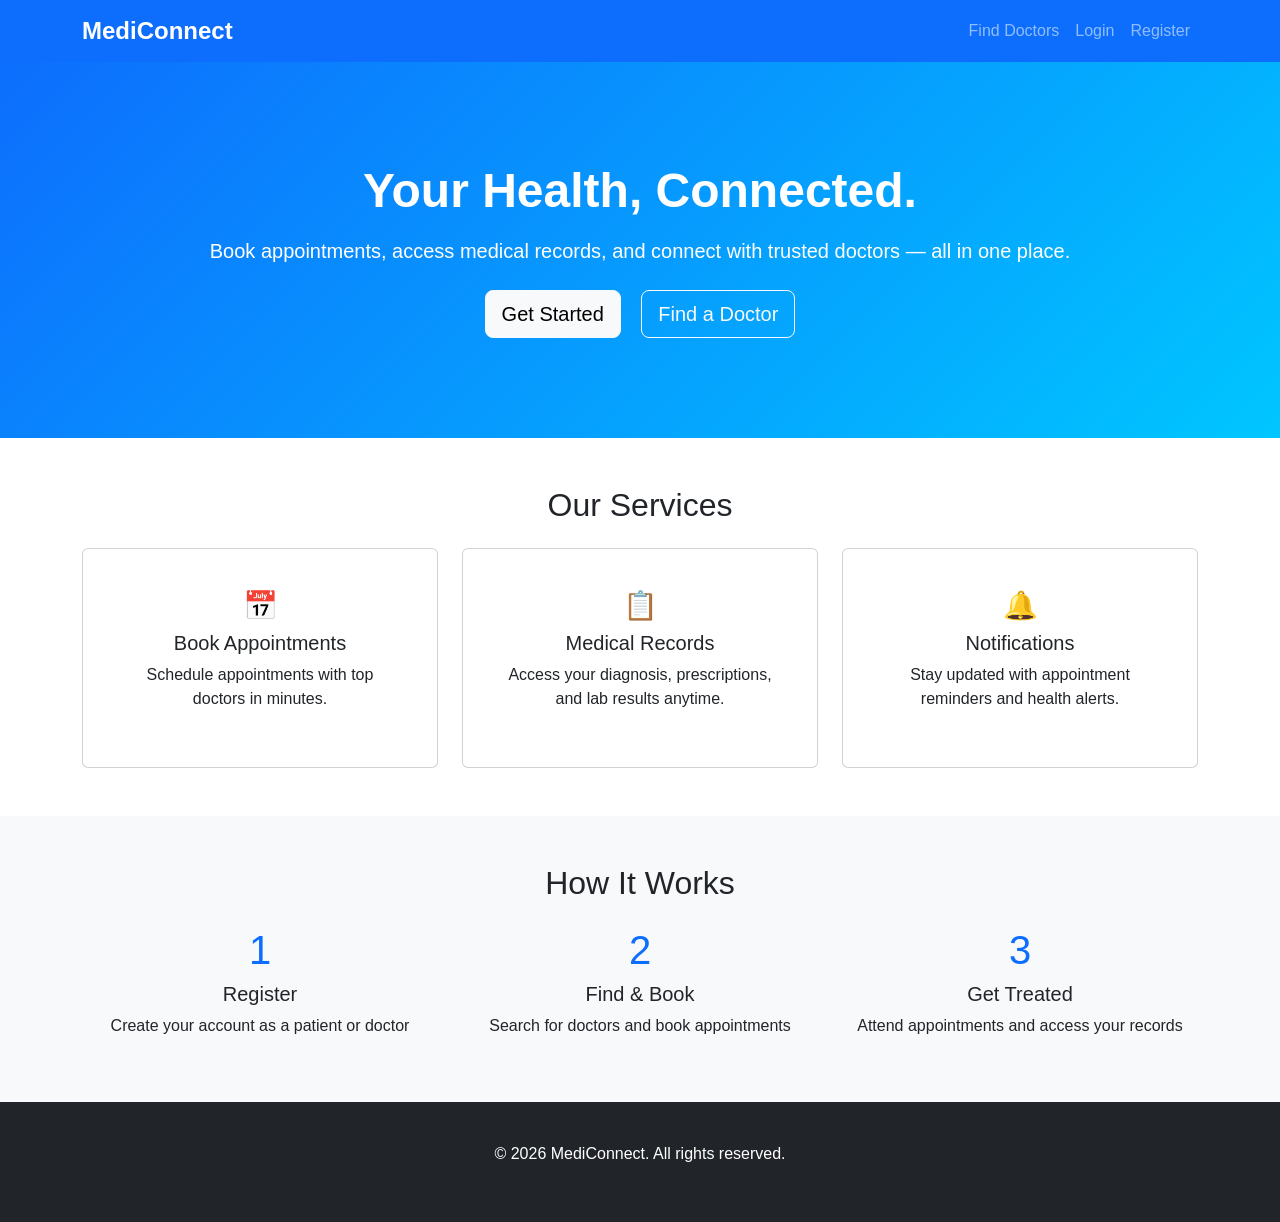
<file: frontend/html/index.html>
<!DOCTYPE html>
<html lang="en">
<head>
    <meta charset="UTF-8">
    <meta name="viewport" content="width=device-width, initial-scale=1.0">
    <title>MediConnect - Your Health, Connected</title>
    <link href="https://cdn.jsdelivr.net/npm/bootstrap@5.3.2/dist/css/bootstrap.min.css" rel="stylesheet">
    <link rel="stylesheet" href="../css/style.css">
</head>
<body>
    <nav class="navbar navbar-expand-lg navbar-dark bg-primary">
        <div class="container">
            <a class="navbar-brand" href="index.html">MediConnect</a>
            <button class="navbar-toggler" type="button" data-bs-toggle="collapse" data-bs-target="#nav">
                <span class="navbar-toggler-icon"></span>
            </button>
            <div class="collapse navbar-collapse" id="nav">
                <ul class="navbar-nav ms-auto">
                    <li class="nav-item"><a class="nav-link" href="find-doctors.html">Find Doctors</a></li>
                    <li class="nav-item" id="loginLink"><a class="nav-link" href="login.html">Login</a></li>
                    <li class="nav-item" id="registerLink"><a class="nav-link" href="register.html">Register</a></li>
                    <li class="nav-item d-none" id="dashboardLink"><a class="nav-link" href="#">Dashboard</a></li>
                    <li class="nav-item d-none" id="logoutLink"><a class="nav-link" href="#" onclick="logout()">Logout</a></li>
                </ul>
            </div>
        </div>
    </nav>

    <section class="hero-section text-center">
        <div class="container">
            <h1>Your Health, Connected.</h1>
            <p class="lead mt-3">Book appointments, access medical records, and connect with trusted doctors — all in one place.</p>
            <div class="mt-4">
                <a href="register.html" class="btn btn-light btn-lg me-3">Get Started</a>
                <a href="find-doctors.html" class="btn btn-outline-light btn-lg">Find a Doctor</a>
            </div>
        </div>
    </section>

    <section class="py-5">
        <div class="container">
            <h2 class="text-center mb-4">Our Services</h2>
            <div class="row g-4">
                <div class="col-md-4">
                    <div class="card card-hover h-100 text-center p-4">
                        <div class="card-body">
                            <h3 class="text-primary">📅</h3>
                            <h5>Book Appointments</h5>
                            <p>Schedule appointments with top doctors in minutes.</p>
                        </div>
                    </div>
                </div>
                <div class="col-md-4">
                    <div class="card card-hover h-100 text-center p-4">
                        <div class="card-body">
                            <h3 class="text-primary">📋</h3>
                            <h5>Medical Records</h5>
                            <p>Access your diagnosis, prescriptions, and lab results anytime.</p>
                        </div>
                    </div>
                </div>
                <div class="col-md-4">
                    <div class="card card-hover h-100 text-center p-4">
                        <div class="card-body">
                            <h3 class="text-primary">🔔</h3>
                            <h5>Notifications</h5>
                            <p>Stay updated with appointment reminders and health alerts.</p>
                        </div>
                    </div>
                </div>
            </div>
        </div>
    </section>

    <section class="py-5 bg-light">
        <div class="container">
            <h2 class="text-center mb-4">How It Works</h2>
            <div class="row text-center">
                <div class="col-md-4">
                    <div class="h1 text-primary">1</div>
                    <h5>Register</h5>
                    <p>Create your account as a patient or doctor</p>
                </div>
                <div class="col-md-4">
                    <div class="h1 text-primary">2</div>
                    <h5>Find & Book</h5>
                    <p>Search for doctors and book appointments</p>
                </div>
                <div class="col-md-4">
                    <div class="h1 text-primary">3</div>
                    <h5>Get Treated</h5>
                    <p>Attend appointments and access your records</p>
                </div>
            </div>
        </div>
    </section>

    <footer class="footer text-center">
        <div class="container">
            <p>&copy; 2026 MediConnect. All rights reserved.</p>
        </div>
    </footer>

    <script src="https://cdn.jsdelivr.net/npm/bootstrap@5.3.2/dist/js/bootstrap.bundle.min.js"></script>
    <script src="../js/api.js"></script>
    <script>
        (function() {
            const token = api.getToken();
            if (token) {
                document.getElementById('loginLink').classList.add('d-none');
                document.getElementById('registerLink').classList.add('d-none');
                document.getElementById('dashboardLink').classList.remove('d-none');
                document.getElementById('logoutLink').classList.remove('d-none');
                const role = sessionStorage.getItem('user_role');
                const dashLink = document.getElementById('dashboardLink').querySelector('a');
                if (role === 'ROLE_ADMIN') dashLink.href = 'admin-dashboard.html';
                else if (role === 'ROLE_DOCTOR') dashLink.href = 'doctor-dashboard.html';
                else dashLink.href = 'patient-dashboard.html';
            }
        })();
        function logout() {
            api.clearToken();
            window.location.href = 'index.html';
        }
    </script>
</body>
</html>
</file>
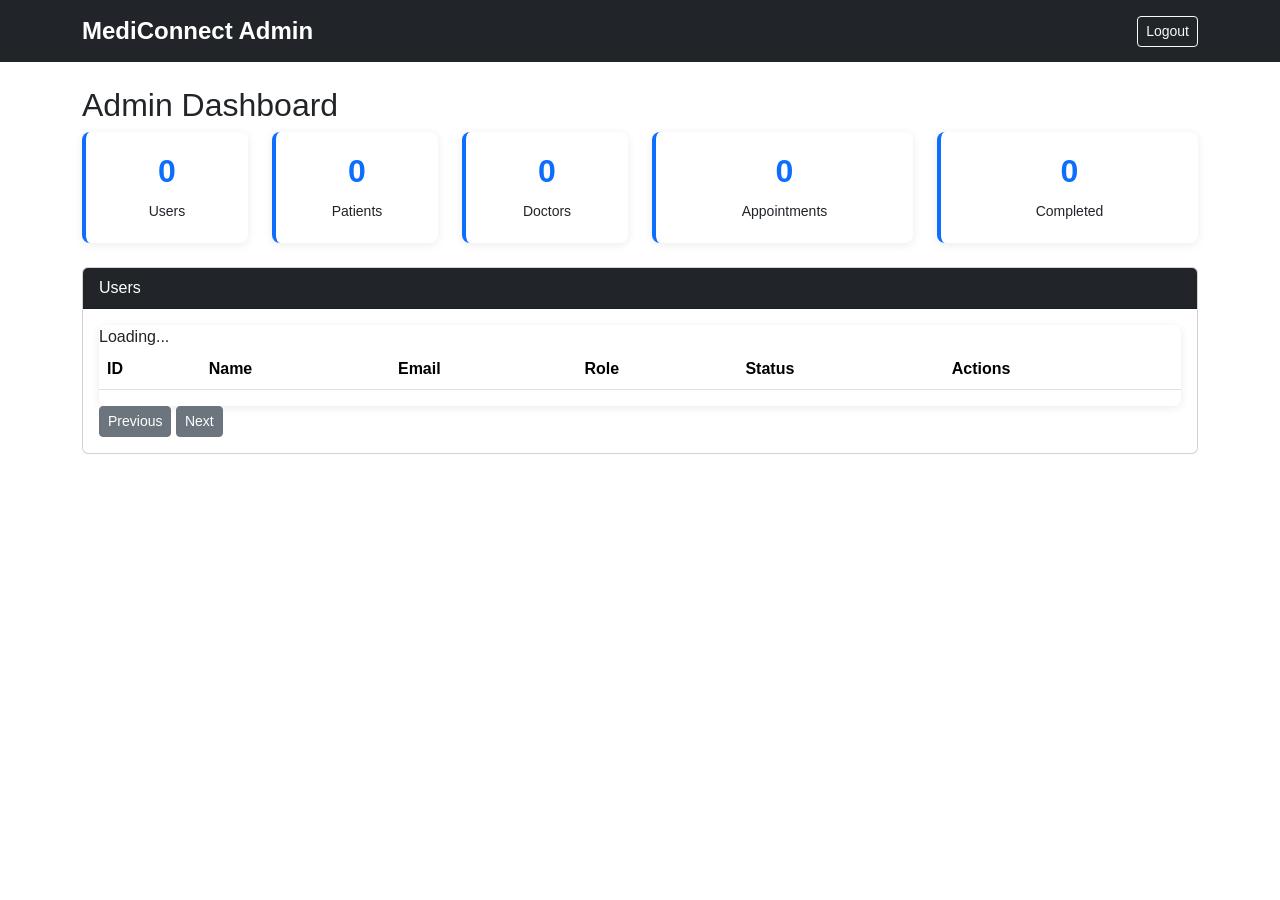
<file: frontend/html/admin-dashboard.html>
<!DOCTYPE html>
<html lang="en">
<head>
    <meta charset="UTF-8">
    <meta name="viewport" content="width=device-width, initial-scale=1.0">
    <title>Admin Dashboard - MediConnect</title>
    <link href="https://cdn.jsdelivr.net/npm/bootstrap@5.3.2/dist/css/bootstrap.min.css" rel="stylesheet">
    <link rel="stylesheet" href="../css/style.css">
</head>
<body>
    <nav class="navbar navbar-dark bg-dark">
        <div class="container">
            <a class="navbar-brand" href="index.html">MediConnect Admin</a>
            <a href="#" class="btn btn-outline-light btn-sm" onclick="logout()">Logout</a>
        </div>
    </nav>

    <div class="container py-4">
        <h2>Admin Dashboard</h2>

        <div class="row g-4 mb-4" id="stats">
            <div class="col-md-2"><div class="stat-card text-center"><h3 id="sUsers">0</h3><small>Users</small></div></div>
            <div class="col-md-2"><div class="stat-card text-center"><h3 id="sPatients">0</h3><small>Patients</small></div></div>
            <div class="col-md-2"><div class="stat-card text-center"><h3 id="sDoctors">0</h3><small>Doctors</small></div></div>
            <div class="col-md-3"><div class="stat-card text-center"><h3 id="sAppts">0</h3><small>Appointments</small></div></div>
            <div class="col-md-3"><div class="stat-card text-center"><h3 id="sCompleted">0</h3><small>Completed</small></div></div>
        </div>

        <div class="card">
            <div class="card-header bg-dark text-white d-flex justify-content-between">
                <span>Users</span>
            </div>
            <div class="card-body">
                <div class="table-responsive">
                    <table class="table table-hover">
                        <thead><tr><th>ID</th><th>Name</th><th>Email</th><th>Role</th><th>Status</th><th>Actions</th></tr></thead>
                        <tbody id="userTable">Loading...</tbody>
                    </table>
                </div>
                <button class="btn btn-sm btn-secondary" id="prevBtn" onclick="loadUsers(currentPage-1)">Previous</button>
                <button class="btn btn-sm btn-secondary" id="nextBtn" onclick="loadUsers(currentPage+1)">Next</button>
            </div>
        </div>
    </div>

    <script src="../js/api.js"></script>
    <script>
        let currentPage = 0;
        async function loadStats() {
            try {
                const s = await api.adminGetStatistics();
                document.getElementById('sUsers').textContent = s.totalUsers;
                document.getElementById('sPatients').textContent = s.totalPatients;
                document.getElementById('sDoctors').textContent = s.totalDoctors;
                document.getElementById('sAppts').textContent = s.totalAppointments;
                document.getElementById('sCompleted').textContent = s.completedAppointments;
            } catch (e) { console.error(e); }
        }
        async function loadUsers(page) {
            try {
                currentPage = page;
                const data = await api.adminGetUsers(page, 10);
                const tbody = document.getElementById('userTable');
                tbody.innerHTML = data.content.map(u => `
                    <tr>
                        <td>${u.id}</td>
                        <td>${u.firstName} ${u.lastName}</td>
                        <td>${u.email}</td>
                        <td><span class="badge bg-primary">${u.role}</span></td>
                        <td><span class="badge bg-${u.enabled ? 'success' : 'danger'}">${u.enabled ? 'Active' : 'Disabled'}</span></td>
                        <td>
                            <button class="btn btn-sm btn-warning" onclick="toggleUser(${u.id})">Toggle</button>
                            <button class="btn btn-sm btn-danger" onclick="deleteUser(${u.id})">Delete</button>
                        </td>
                    </tr>
                `).join('');
            } catch (e) { console.error(e); }
        }
        async function toggleUser(id) { await api.adminToggleUser(id); loadUsers(currentPage); loadStats(); }
        async function deleteUser(id) { if (confirm('Delete user?')) { await api.adminDeleteUser(id); loadUsers(currentPage); loadStats(); } }
        loadStats(); loadUsers(0);
        function logout() { api.clearToken(); window.location.href = 'index.html'; }
    </script>
</body>
</html>
</file>
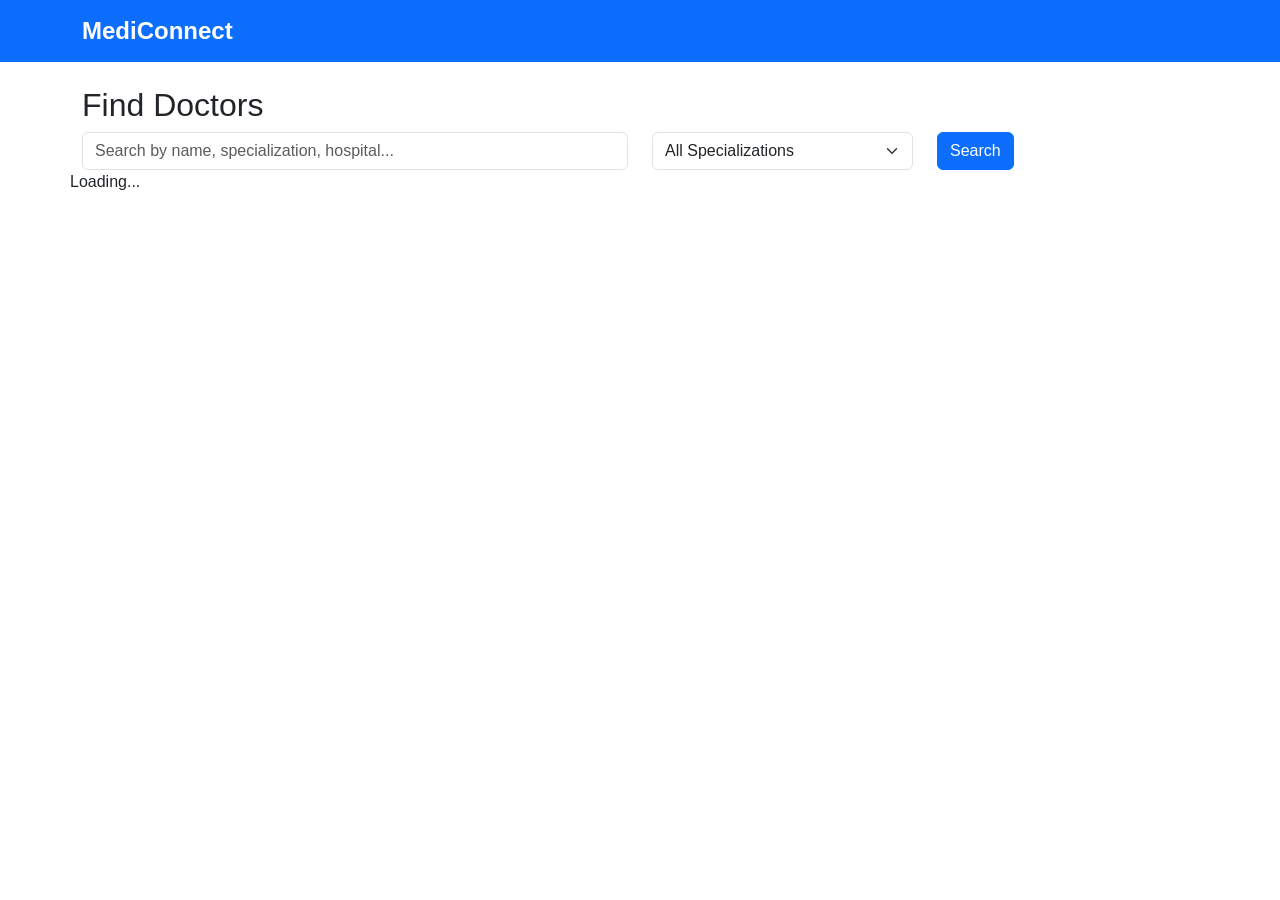
<file: frontend/html/book-appointment.html>
<!DOCTYPE html>
<html lang="en">
<head>
    <meta charset="UTF-8">
    <meta name="viewport" content="width=device-width, initial-scale=1.0">
    <title>Book Appointment - MediConnect</title>
    <link href="https://cdn.jsdelivr.net/npm/bootstrap@5.3.2/dist/css/bootstrap.min.css" rel="stylesheet">
    <link rel="stylesheet" href="../css/style.css">
</head>
<body>
    <nav class="navbar navbar-dark bg-primary">
        <div class="container"><a class="navbar-brand" href="index.html">MediConnect</a></div>
    </nav>

    <div class="container py-4">
        <div class="row justify-content-center">
            <div class="col-md-6">
                <div class="card shadow">
                    <div class="card-body p-4">
                        <h3 class="text-center mb-4">Book Appointment</h3>
                        <div id="alertBox" class="alert d-none"></div>
                        <form id="bookForm">
                            <div class="mb-3">
                                <label class="form-label">Doctor</label>
                                <input type="text" class="form-control" id="doctorName" readonly>
                                <input type="hidden" id="doctorId">
                            </div>
                            <div class="mb-3">
                                <label class="form-label">Date *</label>
                                <input type="date" class="form-control" id="appDate" required>
                            </div>
                            <div class="mb-3">
                                <label class="form-label">Time *</label>
                                <input type="time" class="form-control" id="appTime" required>
                            </div>
                            <div class="mb-3">
                                <label class="form-label">Type *</label>
                                <select class="form-select" id="appType" required>
                                    <option value="IN_PERSON">In Person</option>
                                    <option value="ONLINE">Online</option>
                                </select>
                            </div>
                            <div class="mb-3">
                                <label class="form-label">Reason</label>
                                <textarea class="form-control" id="reason" rows="3"></textarea>
                            </div>
                            <button type="submit" class="btn btn-primary w-100" id="submitBtn">Book Appointment</button>
                        </form>
                    </div>
                </div>
            </div>
        </div>
    </div>

    <script src="../js/api.js"></script>
    <script>
        const params = new URLSearchParams(window.location.search);
        const doctorId = params.get('doctorId');
        if (!doctorId) window.location.href = 'find-doctors.html';

        (async () => {
            try {
                const doc = await api.getDoctor(doctorId);
                document.getElementById('doctorName').value = `Dr. ${doc.firstName} ${doc.lastName} (${doc.specialization})`;
                document.getElementById('doctorId').value = doctorId;
            } catch (e) { console.error(e); }
        })();

        document.getElementById('bookForm').addEventListener('submit', async (e) => {
            e.preventDefault();
            const btn = document.getElementById('submitBtn');
            btn.disabled = true;
            try {
                await api.bookAppointment({
                    patientId: parseInt(sessionStorage.getItem('user_id')),
                    doctorId: parseInt(doctorId),
                    appointmentDate: document.getElementById('appDate').value,
                    appointmentTime: document.getElementById('appTime').value + ':00',
                    appointmentType: document.getElementById('appType').value,
                    reason: document.getElementById('reason').value
                });
                document.getElementById('alertBox').className = 'alert alert-success';
                document.getElementById('alertBox').textContent = 'Appointment booked successfully!';
                document.getElementById('alertBox').classList.remove('d-none');
                setTimeout(() => window.location.href = 'my-appointments.html', 1500);
            } catch (err) {
                document.getElementById('alertBox').className = 'alert alert-danger';
                document.getElementById('alertBox').textContent = err.data?.message || 'Booking failed';
                document.getElementById('alertBox').classList.remove('d-none');
                btn.disabled = false;
            }
        });
    </script>
</body>
</html>
</file>
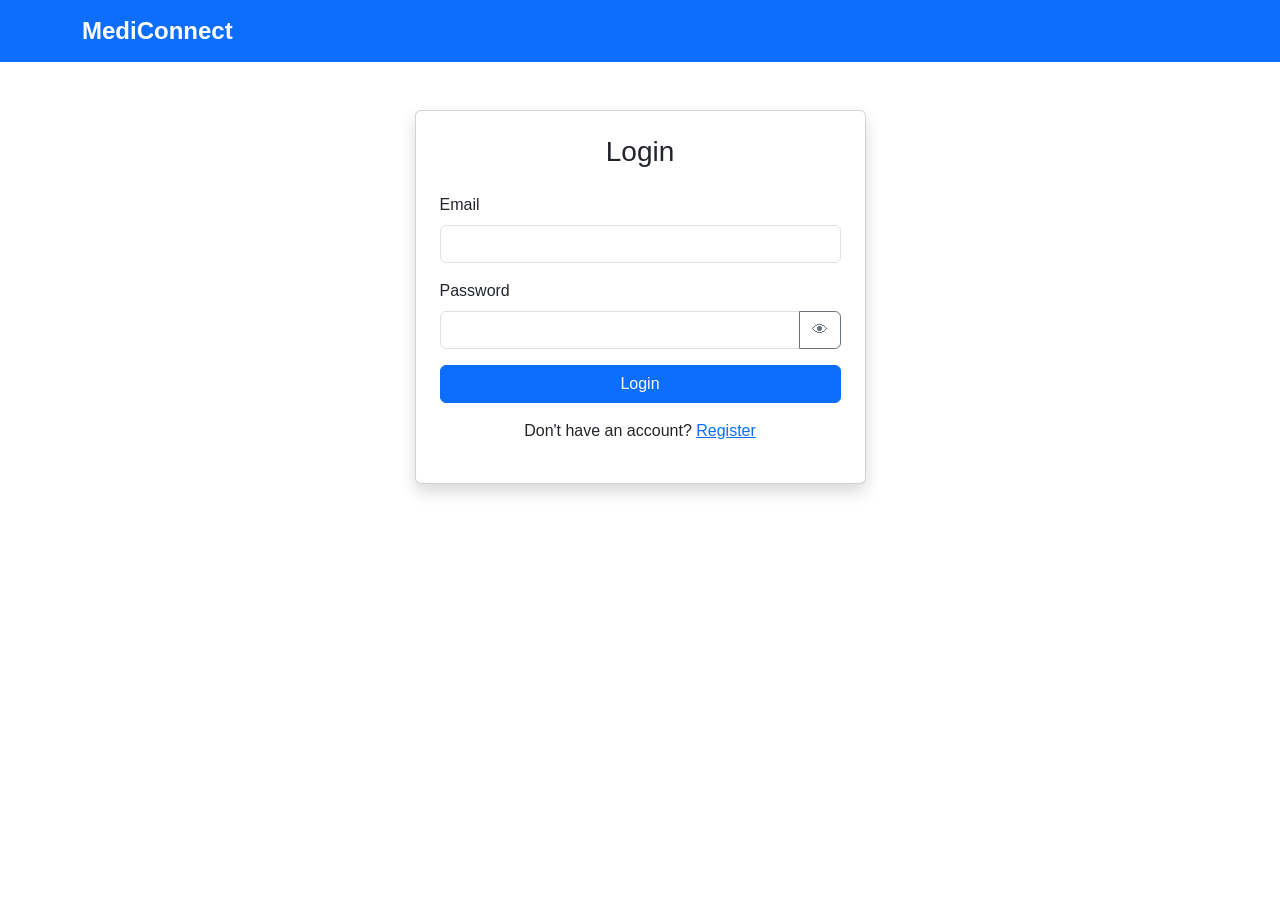
<file: frontend/html/doctor-dashboard.html>
<!DOCTYPE html>
<html lang="en">
<head>
    <meta charset="UTF-8">
    <meta name="viewport" content="width=device-width, initial-scale=1.0">
    <title>Doctor Dashboard - MediConnect</title>
    <link href="https://cdn.jsdelivr.net/npm/bootstrap@5.3.2/dist/css/bootstrap.min.css" rel="stylesheet">
    <link rel="stylesheet" href="../css/style.css">
</head>
<body>
    <nav class="navbar navbar-dark bg-primary">
        <div class="container">
            <a class="navbar-brand" href="index.html">MediConnect</a>
            <div>
                <a href="my-appointments.html" class="btn btn-outline-light btn-sm me-2">Appointments</a>
                <a href="notifications.html" class="btn btn-outline-light btn-sm me-2">Notifications</a>
                <a href="#" class="btn btn-light btn-sm" onclick="logout()">Logout</a>
            </div>
        </div>
    </nav>

    <div class="container py-4">
        <h2>Doctor Dashboard</h2>
        <p class="text-muted">Welcome, Dr. <span id="docName"></span></p>

        <div class="row g-4 mb-4">
            <div class="col-md-3"><div class="stat-card text-center"><h3 id="pendingCount">0</h3><p>Pending</p></div></div>
            <div class="col-md-3"><div class="stat-card text-center"><h3 id="confirmedCount">0</h3><p>Confirmed</p></div></div>
            <div class="col-md-3"><div class="stat-card text-center"><h3 id="completedCount">0</h3><p>Completed</p></div></div>
            <div class="col-md-3"><div class="stat-card text-center"><h3 id="notifCount">0</h3><p>Unread</p></div></div>
        </div>

        <div class="card">
            <div class="card-header bg-primary text-white">Appointments</div>
            <div class="card-body"><div id="appointments">Loading...</div></div>
        </div>
    </div>

    <script src="../js/api.js"></script>
    <script>
        const userId = sessionStorage.getItem('user_id');
        if (!userId) window.location.href = 'login.html';
        let doctorId;

        async function load() {
            try {
                const doc = await api.getDoctorByUserId(userId);
                doctorId = doc.id;
                document.getElementById('docName').textContent = doc.firstName + ' ' + doc.lastName;
                const appts = await api.getAppointmentsByDoctor(doctorId);
                document.getElementById('pendingCount').textContent = appts.filter(a => a.status === 'PENDING').length;
                document.getElementById('confirmedCount').textContent = appts.filter(a => a.status === 'CONFIRMED').length;
                document.getElementById('completedCount').textContent = appts.filter(a => a.status === 'COMPLETED').length;

                const notifs = await api.getNotifications(userId);
                document.getElementById('notifCount').textContent = notifs.filter(n => !n.read).length;

                const c = document.getElementById('appointments');
                if (appts.length === 0) { c.innerHTML = '<p>No appointments</p>'; return; }
                c.innerHTML = appts.map(a => `
                    <div class="d-flex justify-content-between align-items-center border-bottom py-2">
                        <div>
                            <strong>Patient: ${a.patientName}</strong><br>
                            <small>${a.appointmentDate} ${a.appointmentTime} | ${a.status}</small>
                        </div>
                        <div>
                            ${a.status === 'PENDING' ? `<button class="btn btn-success btn-sm" onclick="confirm(${a.id})">Confirm</button>` : ''}
                            ${a.status === 'CONFIRMED' ? `<button class="btn btn-primary btn-sm" onclick="complete(${a.id})">Complete</button>` : ''}
                        </div>
                    </div>
                `).join('');
            } catch (e) { console.error(e); }
        }
        async function confirm(id) { await api.confirmAppointment(id); load(); }
        async function complete(id) { await api.completeAppointment(id); load(); }
        load();
        function logout() { api.clearToken(); window.location.href = 'index.html'; }
    </script>
</body>
</html>
</file>
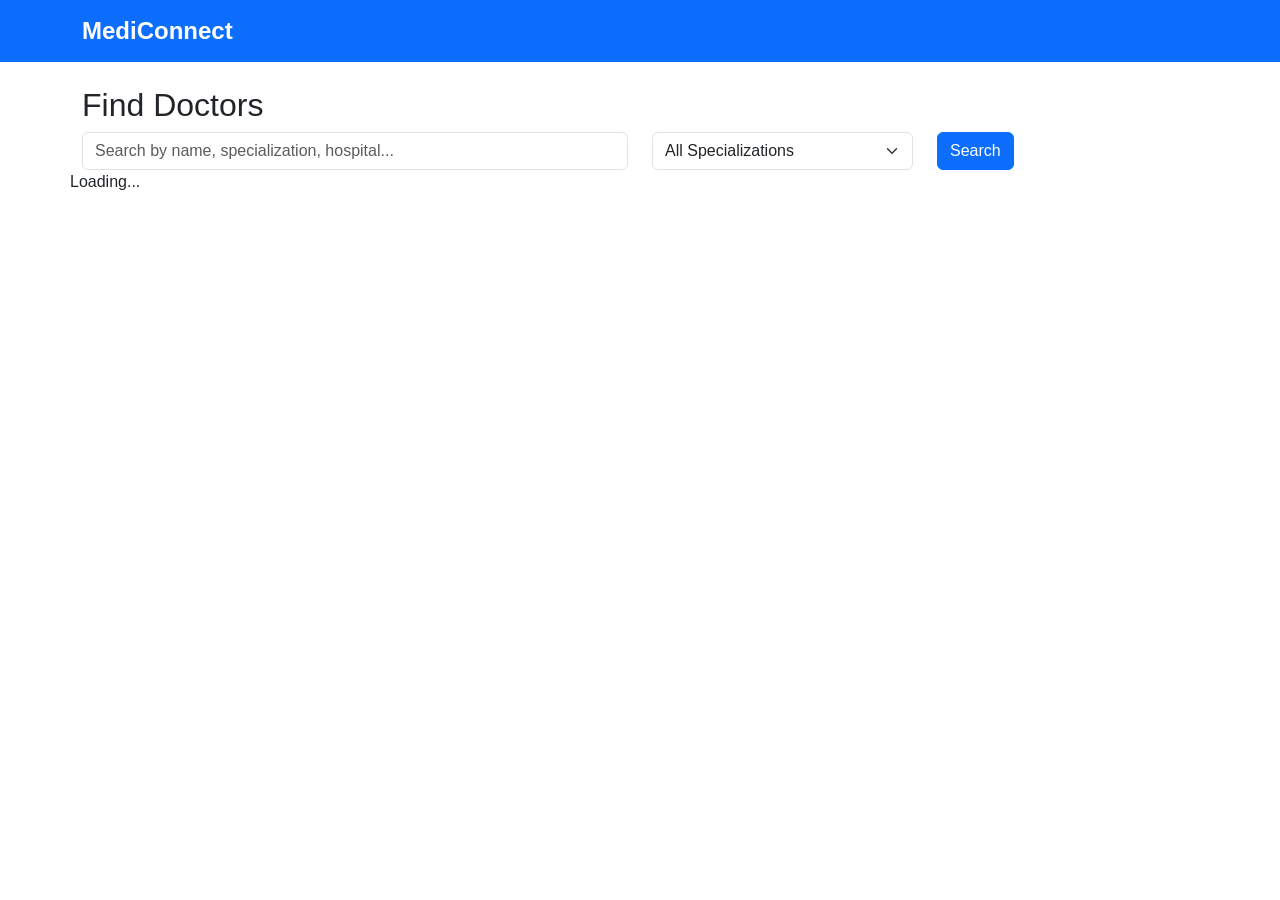
<file: frontend/html/find-doctors.html>
<!DOCTYPE html>
<html lang="en">
<head>
    <meta charset="UTF-8">
    <meta name="viewport" content="width=device-width, initial-scale=1.0">
    <title>Find Doctors - MediConnect</title>
    <link href="https://cdn.jsdelivr.net/npm/bootstrap@5.3.2/dist/css/bootstrap.min.css" rel="stylesheet">
    <link rel="stylesheet" href="../css/style.css">
</head>
<body>
    <nav class="navbar navbar-dark bg-primary">
        <div class="container"><a class="navbar-brand" href="index.html">MediConnect</a></div>
    </nav>

    <div class="container py-4">
        <h2>Find Doctors</h2>
        <div class="row mb-4">
            <div class="col-md-6">
                <input type="text" class="form-control" id="searchInput" placeholder="Search by name, specialization, hospital...">
            </div>
            <div class="col-md-3">
                <select class="form-select" id="specFilter">
                    <option value="">All Specializations</option>
                    <option value="GENERAL_PHYSICIAN">General Physician</option>
                    <option value="CARDIOLOGIST">Cardiologist</option>
                    <option value="DERMATOLOGIST">Dermatologist</option>
                    <option value="NEUROLOGIST">Neurologist</option>
                    <option value="PEDIATRICIAN">Pediatrician</option>
                    <option value="ORTHOPEDIC">Orthopedic</option>
                    <option value="GYNECOLOGIST">Gynecologist</option>
                    <option value="ENT_SPECIALIST">ENT Specialist</option>
                    <option value="DENTIST">Dentist</option>
                    <option value="PSYCHIATRIST">Psychiatrist</option>
                </select>
            </div>
            <div class="col-md-3">
                <button class="btn btn-primary" onclick="searchDoctors()">Search</button>
            </div>
        </div>
        <div class="row g-4" id="doctorList">Loading...</div>
    </div>

    <script src="../js/api.js"></script>
    <script>
        async function loadDoctors() {
            try {
                const doctors = await api.getAvailableDoctors();
                renderDoctors(doctors);
            } catch (err) { console.error(err); }
        }
        async function searchDoctors() {
            const keyword = document.getElementById('searchInput').value;
            const spec = document.getElementById('specFilter').value;
            try {
                let doctors;
                if (keyword) doctors = await api.searchDoctors(keyword);
                else if (spec) doctors = await api.getDoctorsBySpecialization(spec);
                else doctors = await api.getAvailableDoctors();
                renderDoctors(doctors);
            } catch (err) { console.error(err); }
        }
        function renderDoctors(doctors) {
            const container = document.getElementById('doctorList');
            if (!doctors || doctors.length === 0) {
                container.innerHTML = '<p class="text-muted">No doctors found</p>';
                return;
            }
            container.innerHTML = doctors.map(d => `
                <div class="col-md-4">
                    <div class="card card-hover h-100">
                        <div class="card-body">
                            <h5>Dr. ${d.firstName} ${d.lastName}</h5>
                            <p class="text-primary">${d.specialization.replace(/_/g, ' ')}</p>
                            <p><small>${d.qualification} | ${d.experienceYears} yrs exp</small></p>
                            <p><small>${d.hospitalName || 'N/A'}</small></p>
                            <p><strong>Fee: $${d.consultationFee}</strong></p>
                            <span class="badge ${d.available ? 'bg-success' : 'bg-secondary'}">${d.available ? 'Available' : 'Unavailable'}</span>
                        </div>
                        <div class="card-footer">
                            <a href="book-appointment.html?doctorId=${d.id}" class="btn btn-primary btn-sm w-100">Book Appointment</a>
                        </div>
                    </div>
                </div>
            `).join('');
        }
        loadDoctors();
    </script>
</body>
</html>
</file>
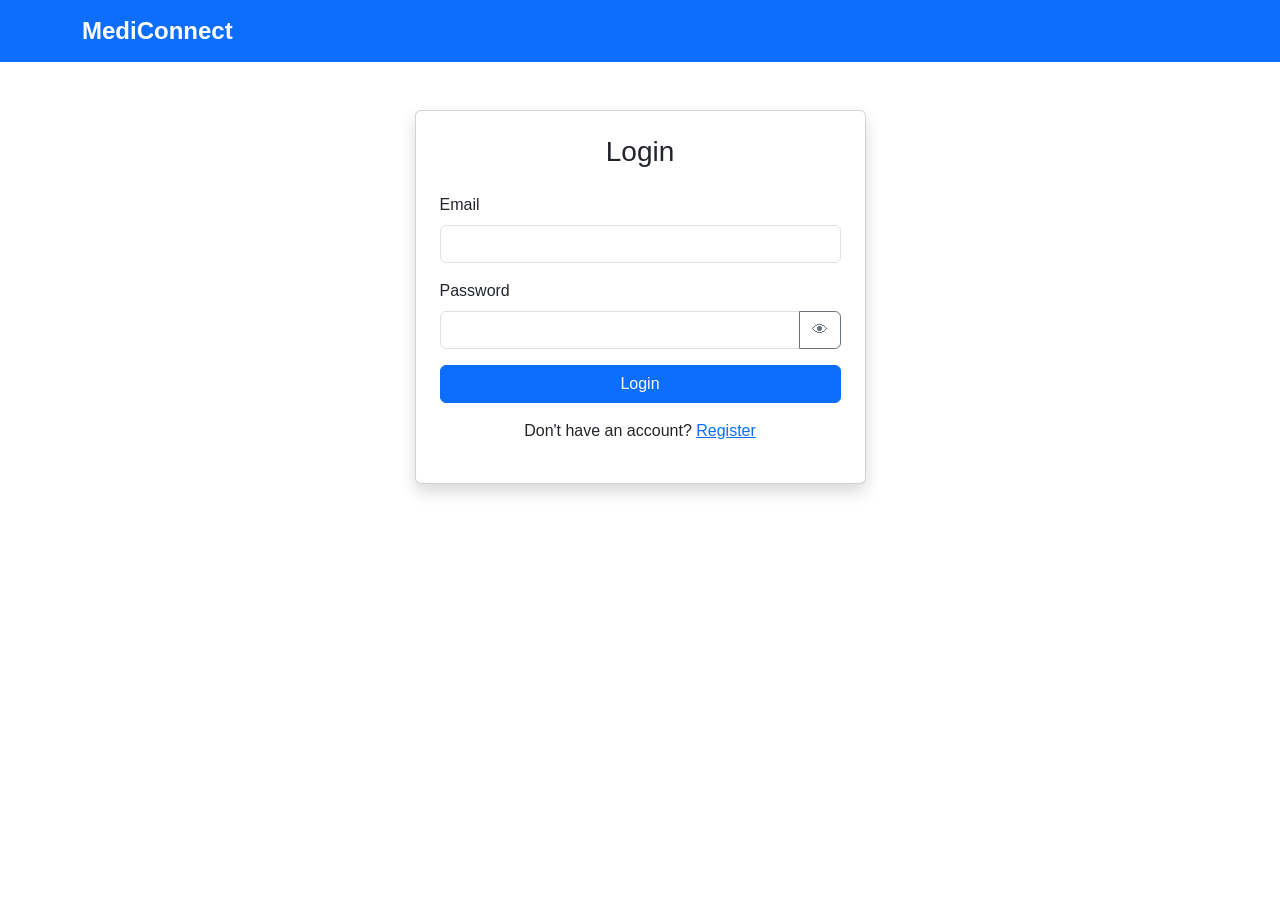
<file: frontend/html/login.html>
<!DOCTYPE html>
<html lang="en">
<head>
    <meta charset="UTF-8">
    <meta name="viewport" content="width=device-width, initial-scale=1.0">
    <title>Login - MediConnect</title>
    <link href="https://cdn.jsdelivr.net/npm/bootstrap@5.3.2/dist/css/bootstrap.min.css" rel="stylesheet">
    <link rel="stylesheet" href="../css/style.css">
</head>
<body>
    <nav class="navbar navbar-dark bg-primary">
        <div class="container"><a class="navbar-brand" href="index.html">MediConnect</a></div>
    </nav>

    <div class="container py-5">
        <div class="row justify-content-center">
            <div class="col-md-5">
                <div class="card shadow">
                    <div class="card-body p-4">
                        <h3 class="text-center mb-4">Login</h3>
                        <div id="alertBox" class="alert d-none"></div>
                        <form id="loginForm">
                            <div class="mb-3">
                                <label class="form-label">Email</label>
                                <input type="email" class="form-control" id="email" required>
                            </div>
                            <div class="mb-3">
                                <label class="form-label">Password</label>
                                <div class="input-group">
                                    <input type="password" class="form-control" id="password" required>
                                    <button class="btn btn-outline-secondary" type="button" onclick="togglePass()">👁</button>
                                </div>
                            </div>
                            <button type="submit" class="btn btn-primary w-100" id="submitBtn">Login</button>
                        </form>
                        <p class="text-center mt-3">Don't have an account? <a href="register.html">Register</a></p>
                    </div>
                </div>
            </div>
        </div>
    </div>

    <script src="../js/api.js"></script>
    <script>
        function togglePass() {
            const p = document.getElementById('password');
            p.type = p.type === 'password' ? 'text' : 'password';
        }
        function showAlert(msg, type) {
            const box = document.getElementById('alertBox');
            box.className = `alert alert-${type}`;
            box.textContent = msg;
            box.classList.remove('d-none');
        }
        document.getElementById('loginForm').addEventListener('submit', async (e) => {
            e.preventDefault();
            const btn = document.getElementById('submitBtn');
            btn.disabled = true; btn.textContent = 'Logging in...';
            try {
                const data = await api.login({
                    email: document.getElementById('email').value,
                    password: document.getElementById('password').value
                });
                api.setToken(data.token);
                sessionStorage.setItem('user_role', data.role);
                sessionStorage.setItem('user_id', data.userId);
                if (data.role === 'ROLE_ADMIN') window.location.href = 'admin-dashboard.html';
                else if (data.role === 'ROLE_DOCTOR') window.location.href = 'doctor-dashboard.html';
                else window.location.href = 'patient-dashboard.html';
            } catch (err) {
                showAlert(err.data?.message || 'Login failed', 'danger');
                btn.disabled = false; btn.textContent = 'Login';
            }
        });
    </script>
</body>
</html>
</file>
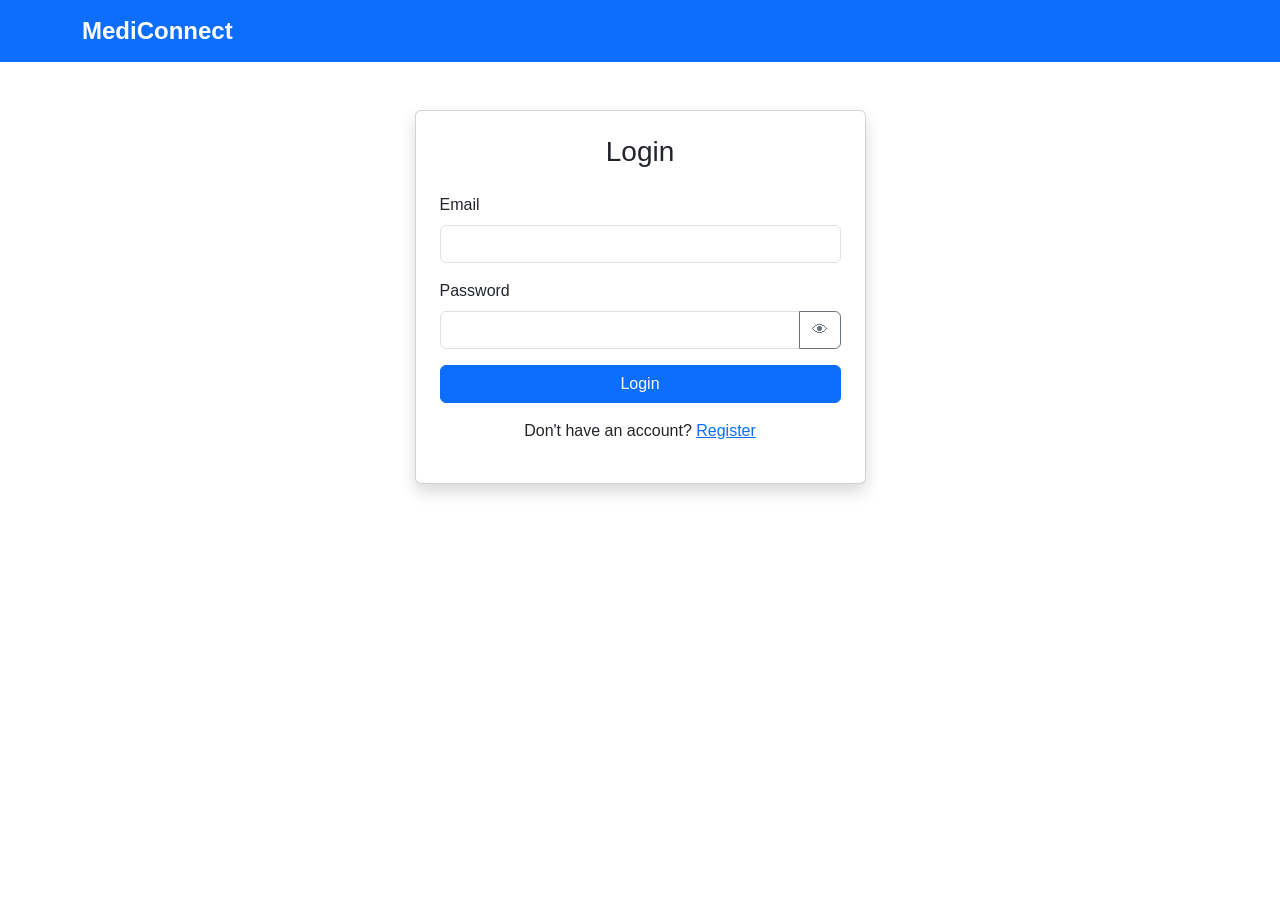
<file: frontend/html/medical-records.html>
<!DOCTYPE html>
<html lang="en">
<head>
    <meta charset="UTF-8">
    <meta name="viewport" content="width=device-width, initial-scale=1.0">
    <title>Medical Records - MediConnect</title>
    <link href="https://cdn.jsdelivr.net/npm/bootstrap@5.3.2/dist/css/bootstrap.min.css" rel="stylesheet">
    <link rel="stylesheet" href="../css/style.css">
</head>
<body>
    <nav class="navbar navbar-dark bg-primary">
        <div class="container"><a class="navbar-brand" href="index.html">MediConnect</a></div>
    </nav>

    <div class="container py-4">
        <h2>Medical Records</h2>
        <div id="recordsList">Loading...</div>
    </div>

    <script src="../js/api.js"></script>
    <script>
        const userId = sessionStorage.getItem('user_id');
        if (!userId) window.location.href = 'login.html';

        async function loadRecords() {
            try {
                const records = await api.getRecordsByPatient(userId);
                const c = document.getElementById('recordsList');
                if (records.length === 0) { c.innerHTML = '<p class="text-muted">No medical records found</p>'; return; }
                c.innerHTML = records.map(r => `
                    <div class="card mb-3">
                        <div class="card-header bg-info text-white">Diagnosis: ${r.diagnosis}</div>
                        <div class="card-body">
                            <p><strong>Symptoms:</strong> ${r.symptoms || 'N/A'}</p>
                            <p><strong>Treatment:</strong> ${r.treatment || 'N/A'}</p>
                            <p><strong>Doctor Notes:</strong> ${r.doctorNotes || 'N/A'}</p>
                            <p><strong>Lab Report:</strong> ${r.labReport || 'N/A'}</p>
                            <p><strong>Date:</strong> ${r.createdAt?.split('T')[0] || 'N/A'}</p>
                            ${r.prescriptions && r.prescriptions.length > 0 ? `
                                <h6>Prescriptions:</h6>
                                <ul>${r.prescriptions.map(p => `<li>${p.medicineName} - ${p.dosage} (${p.frequency}, ${p.duration} days)</li>`).join('')}</ul>
                            ` : ''}
                        </div>
                    </div>
                `).join('');
            } catch (e) { console.error(e); }
        }
        loadRecords();
    </script>
</body>
</html>
</file>
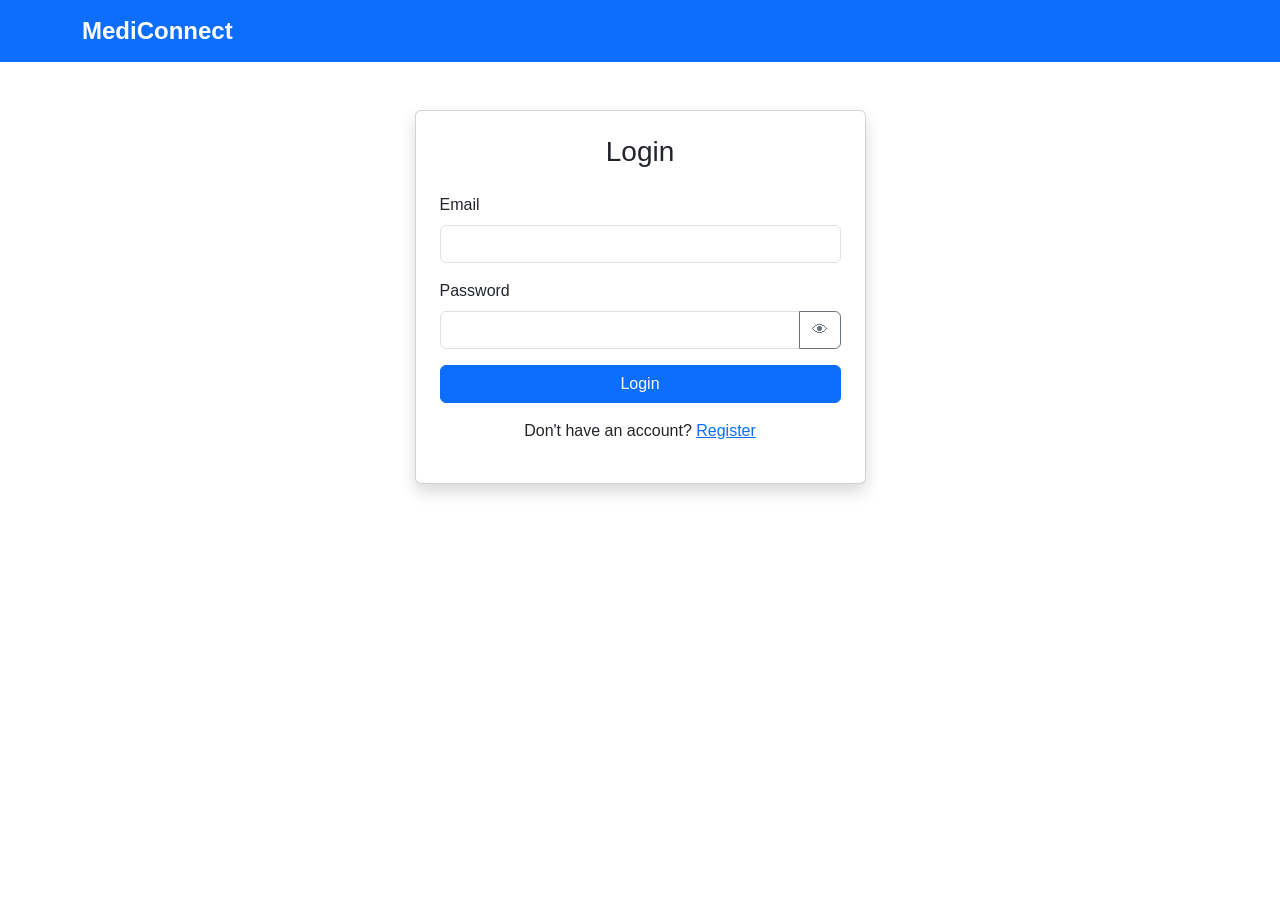
<file: frontend/html/my-appointments.html>
<!DOCTYPE html>
<html lang="en">
<head>
    <meta charset="UTF-8">
    <meta name="viewport" content="width=device-width, initial-scale=1.0">
    <title>My Appointments - MediConnect</title>
    <link href="https://cdn.jsdelivr.net/npm/bootstrap@5.3.2/dist/css/bootstrap.min.css" rel="stylesheet">
    <link rel="stylesheet" href="../css/style.css">
</head>
<body>
    <nav class="navbar navbar-dark bg-primary">
        <div class="container"><a class="navbar-brand" href="index.html">MediConnect</a></div>
    </nav>

    <div class="container py-4">
        <h2>My Appointments</h2>
        <ul class="nav nav-tabs mb-4">
            <li class="nav-item"><a class="nav-link active" data-bs-toggle="tab" href="#upcoming">Upcoming</a></li>
            <li class="nav-item"><a class="nav-link" data-bs-toggle="tab" href="#completed">Completed</a></li>
            <li class="nav-item"><a class="nav-link" data-bs-toggle="tab" href="#cancelled">Cancelled</a></li>
        </ul>
        <div class="tab-content">
            <div class="tab-pane fade show active" id="upcoming"><div id="upcomingList">Loading...</div></div>
            <div class="tab-pane fade" id="completed"><div id="completedList">Loading...</div></div>
            <div class="tab-pane fade" id="cancelled"><div id="cancelledList">Loading...</div></div>
        </div>
    </div>

    <script src="../js/api.js"></script>
    <script>
        const userId = sessionStorage.getItem('user_id');
        if (!userId) window.location.href = 'login.html';

        async function loadAppointments() {
            try {
                const all = await api.getAppointmentsByPatient(userId);
                render('upcomingList', all.filter(a => ['PENDING','CONFIRMED','RESCHEDULED'].includes(a.status)));
                render('completedList', all.filter(a => a.status === 'COMPLETED'));
                render('cancelledList', all.filter(a => a.status === 'CANCELLED'));
            } catch (e) { console.error(e); }
        }
        function render(id, list) {
            const c = document.getElementById(id);
            if (list.length === 0) { c.innerHTML = '<p class="text-muted">No appointments</p>'; return; }
            c.innerHTML = list.map(a => `
                <div class="card mb-3">
                    <div class="card-body d-flex justify-content-between align-items-center">
                        <div>
                            <h5>Dr. ${a.doctorName}</h5>
                            <p class="mb-0">${a.appointmentDate} at ${a.appointmentTime} | ${a.appointmentType}</p>
                            <span class="badge bg-${a.status === 'CONFIRMED' ? 'success' : a.status === 'CANCELLED' ? 'danger' : 'warning'}">${a.status}</span>
                        </div>
                        <div>
                            ${a.status === 'PENDING' ? `<button class="btn btn-danger btn-sm" onclick="cancel(${a.id})">Cancel</button>` : ''}
                        </div>
                    </div>
                </div>
            `).join('');
        }
        async function cancel(id) {
            if (confirm('Cancel this appointment?')) {
                await api.cancelAppointment(id);
                loadAppointments();
            }
        }
        loadAppointments();
    </script>
</body>
</html>
</file>
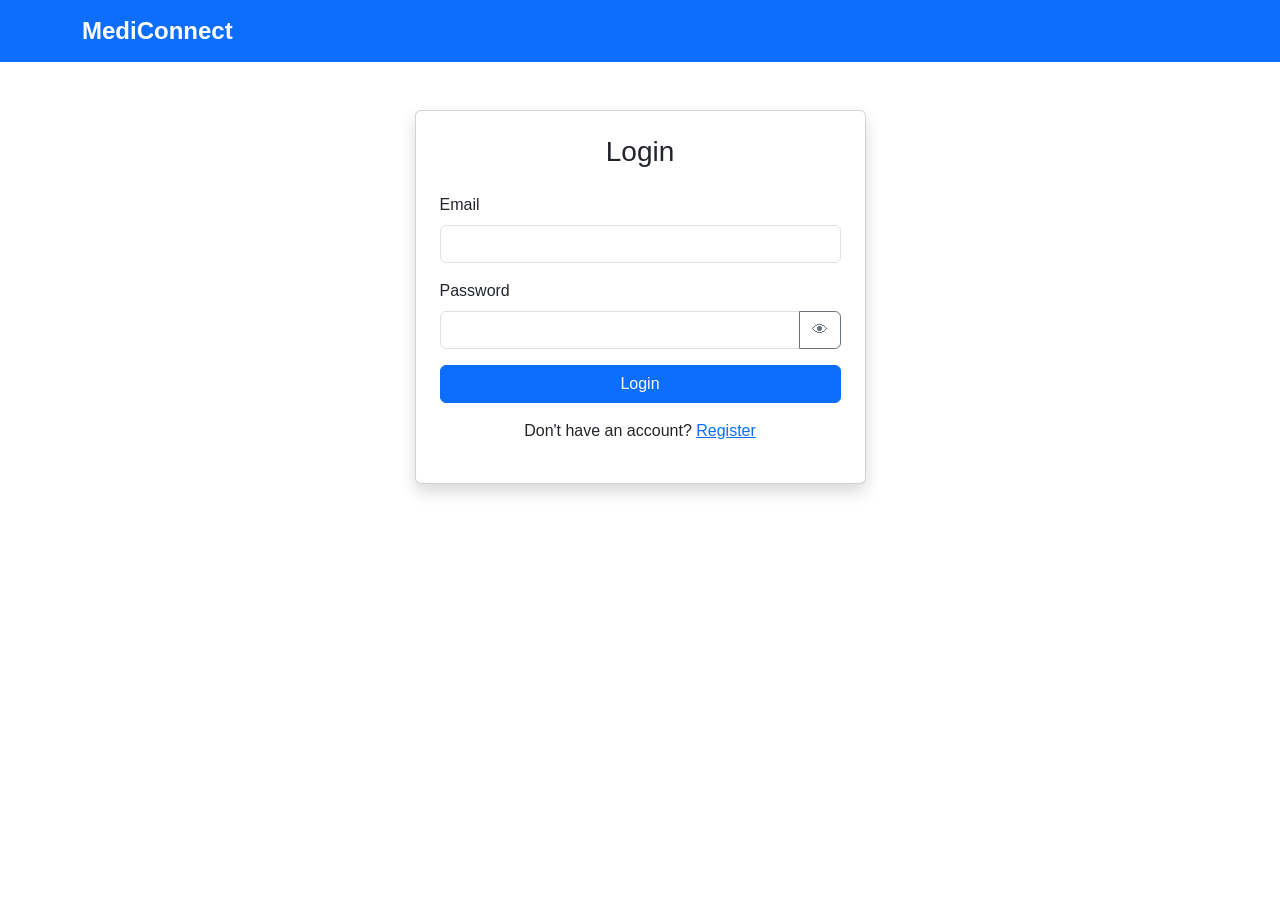
<file: frontend/html/notifications.html>
<!DOCTYPE html>
<html lang="en">
<head>
    <meta charset="UTF-8">
    <meta name="viewport" content="width=device-width, initial-scale=1.0">
    <title>Notifications - MediConnect</title>
    <link href="https://cdn.jsdelivr.net/npm/bootstrap@5.3.2/dist/css/bootstrap.min.css" rel="stylesheet">
    <link rel="stylesheet" href="../css/style.css">
</head>
<body>
    <nav class="navbar navbar-dark bg-primary">
        <div class="container"><a class="navbar-brand" href="index.html">MediConnect</a></div>
    </nav>

    <div class="container py-4">
        <h2>Notifications</h2>
        <div id="notifList">Loading...</div>
    </div>

    <script src="../js/api.js"></script>
    <script>
        const userId = sessionStorage.getItem('user_id');
        if (!userId) window.location.href = 'login.html';

        async function loadNotifs() {
            try {
                const notifs = await api.getNotifications(userId);
                const c = document.getElementById('notifList');
                if (notifs.length === 0) { c.innerHTML = '<p class="text-muted">No notifications</p>'; return; }
                c.innerHTML = notifs.map(n => `
                    <div class="card mb-2 ${n.read ? 'notification-read' : 'notification-unread'}">
                        <div class="card-body d-flex justify-content-between">
                            <div>
                                <strong>${n.title}</strong>
                                <p class="mb-0">${n.message}</p>
                                <small class="text-muted">${n.createdAt?.replace('T', ' ')}</small>
                            </div>
                            ${!n.read ? `<button class="btn btn-sm btn-outline-primary" onclick="markRead(${n.id})">Mark Read</button>` : ''}
                        </div>
                    </div>
                `).join('');
            } catch (e) { console.error(e); }
        }
        async function markRead(id) {
            await api.markNotificationRead(id);
            loadNotifs();
        }
        loadNotifs();
    </script>
</body>
</html>
</file>
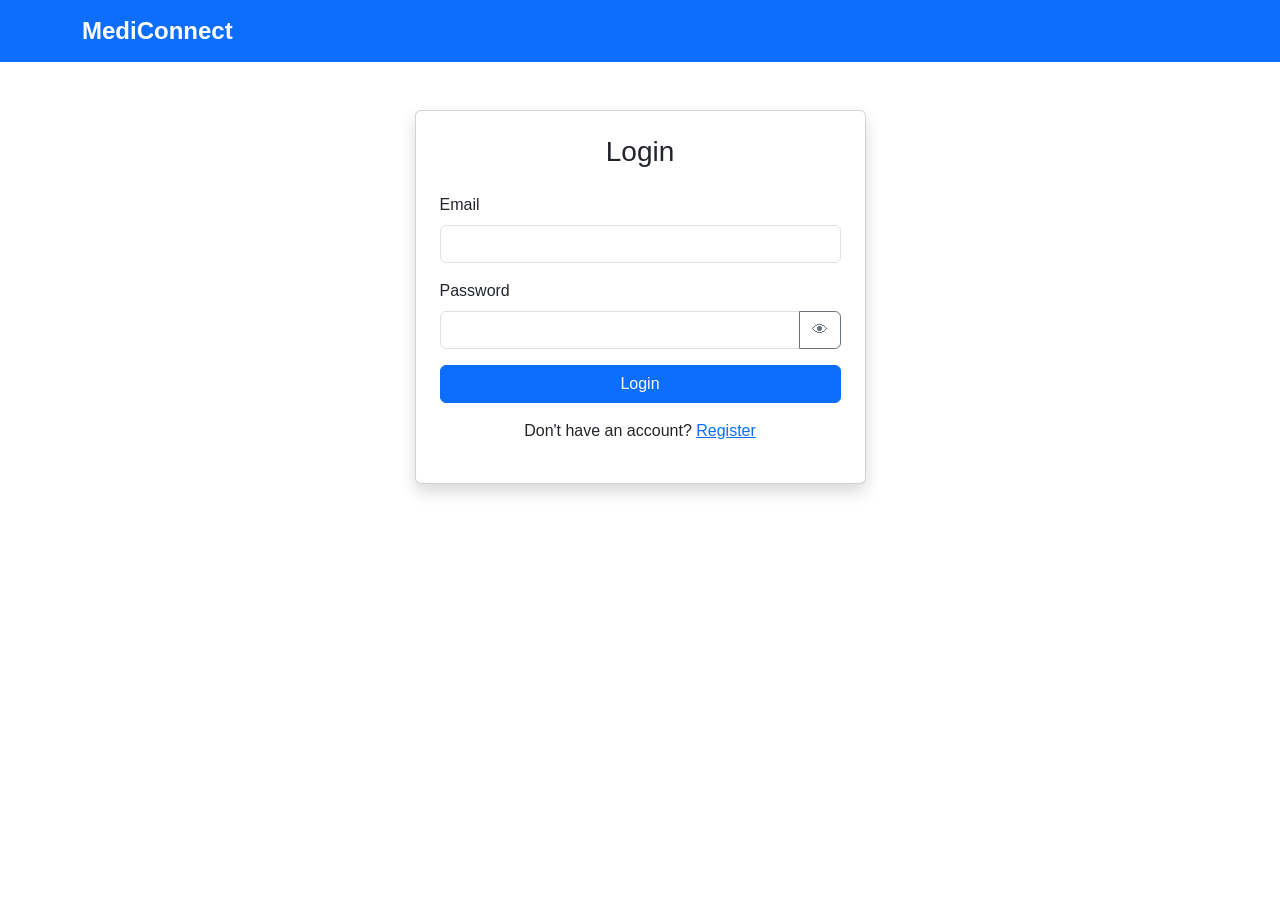
<file: frontend/html/patient-dashboard.html>
<!DOCTYPE html>
<html lang="en">
<head>
    <meta charset="UTF-8">
    <meta name="viewport" content="width=device-width, initial-scale=1.0">
    <title>Patient Dashboard - MediConnect</title>
    <link href="https://cdn.jsdelivr.net/npm/bootstrap@5.3.2/dist/css/bootstrap.min.css" rel="stylesheet">
    <link rel="stylesheet" href="../css/style.css">
</head>
<body>
    <nav class="navbar navbar-dark bg-primary">
        <div class="container">
            <a class="navbar-brand" href="index.html">MediConnect</a>
            <div class="d-flex align-items-center">
                <a href="find-doctors.html" class="btn btn-outline-light btn-sm me-2">Find Doctor</a>
                <a href="my-appointments.html" class="btn btn-outline-light btn-sm me-2">Appointments</a>
                <a href="notifications.html" class="btn btn-outline-light btn-sm me-2">Notifications</a>
                <a href="#" class="btn btn-light btn-sm" onclick="logout()">Logout</a>
            </div>
        </div>
    </nav>

    <div class="container py-4">
        <h2>Welcome, <span id="userName"></span>!</h2>
        <p class="text-muted">Patient Dashboard</p>

        <div class="row g-4 mb-4">
            <div class="col-md-3">
                <div class="stat-card text-center">
                    <h3 id="upcomingCount">0</h3>
                    <p class="mb-0">Upcoming Appointments</p>
                </div>
            </div>
            <div class="col-md-3">
                <div class="stat-card text-center">
                    <h3 id="completedCount">0</h3>
                    <p class="mb-0">Completed</p>
                </div>
            </div>
            <div class="col-md-3">
                <div class="stat-card text-center">
                    <h3 id="recordCount">0</h3>
                    <p class="mb-0">Medical Records</p>
                </div>
            </div>
            <div class="col-md-3">
                <div class="stat-card text-center">
                    <h3 id="notifCount">0</h3>
                    <p class="mb-0">Unread Notifications</p>
                </div>
            </div>
        </div>

        <div class="row g-4">
            <div class="col-md-6">
                <div class="card">
                    <div class="card-header bg-primary text-white">Upcoming Appointments</div>
                    <div class="card-body">
                        <div id="upcomingAppointments">Loading...</div>
                    </div>
                </div>
            </div>
            <div class="col-md-6">
                <div class="card">
                    <div class="card-header bg-primary text-white">Recent Notifications</div>
                    <div class="card-body">
                        <div id="recentNotifications">Loading...</div>
                    </div>
                </div>
            </div>
        </div>

        <div class="row g-4 mt-3">
            <div class="col-md-4">
                <a href="find-doctors.html" class="btn btn-primary w-100">🔍 Find Doctor</a>
            </div>
            <div class="col-md-4">
                <a href="my-appointments.html" class="btn btn-success w-100">📅 My Appointments</a>
            </div>
            <div class="col-md-4">
                <a href="medical-records.html" class="btn btn-info w-100">📋 Medical Records</a>
            </div>
        </div>
    </div>

    <script src="../js/api.js"></script>
    <script>
        const userId = sessionStorage.getItem('user_id');
        if (!userId) window.location.href = 'login.html';

        async function loadDashboard() {
            try {
                const profile = await api.getProfile(userId);
                document.getElementById('userName').textContent = profile.firstName + ' ' + profile.lastName;

                const appointments = await api.getAppointmentsByPatient(userId);
                const upcoming = appointments.filter(a => ['PENDING','CONFIRMED'].includes(a.status));
                const completed = appointments.filter(a => a.status === 'COMPLETED');
                document.getElementById('upcomingCount').textContent = upcoming.length;
                document.getElementById('completedCount').textContent = completed.length;

                const container = document.getElementById('upcomingAppointments');
                if (upcoming.length === 0) {
                    container.innerHTML = '<p class="text-muted">No upcoming appointments</p>';
                } else {
                    container.innerHTML = upcoming.slice(0, 5).map(a => `
                        <div class="border-bottom pb-2 mb-2">
                            <strong>Dr. ${a.doctorName}</strong><br>
                            <small>${a.appointmentDate} at ${a.appointmentTime}</small><br>
                            <span class="badge bg-${a.status === 'CONFIRMED' ? 'success' : 'warning'}">${a.status}</span>
                        </div>
                    `).join('');
                }

                const notifs = await api.getNotifications(userId);
                const unread = notifs.filter(n => !n.read);
                document.getElementById('notifCount').textContent = unread.length;
                const notifContainer = document.getElementById('recentNotifications');
                if (notifs.length === 0) {
                    notifContainer.innerHTML = '<p class="text-muted">No notifications</p>';
                } else {
                    notifContainer.innerHTML = notifs.slice(0, 5).map(n => `
                        <div class="border-bottom pb-2 mb-2 ${n.read ? 'notification-read' : 'notification-unread'}">
                            <strong>${n.title}</strong><br>
                            <small>${n.message}</small>
                        </div>
                    `).join('');
                }
            } catch (err) {
                console.error(err);
            }
        }
        loadDashboard();
        function logout() { api.clearToken(); window.location.href = 'index.html'; }
    </script>
</body>
</html>
</file>
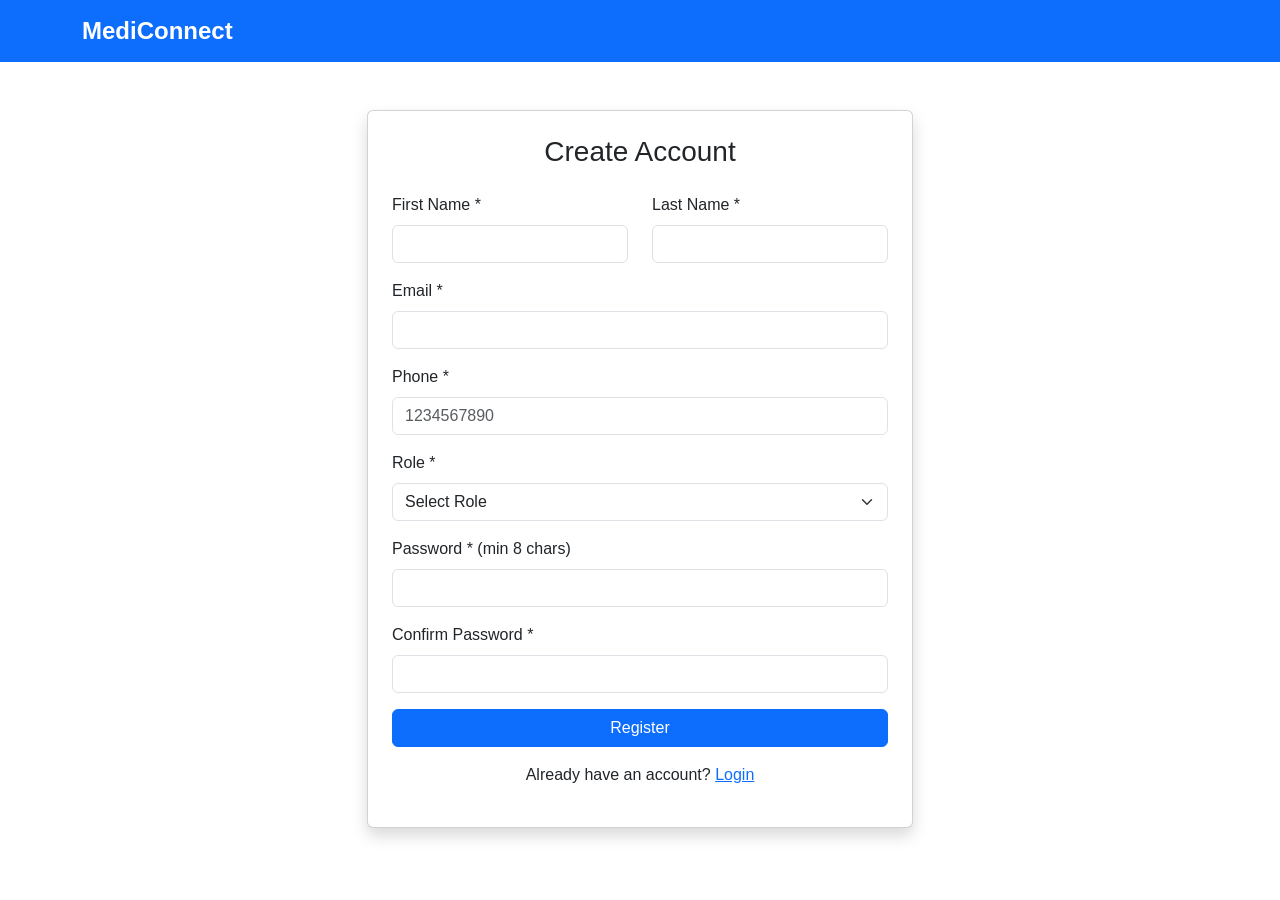
<file: frontend/html/register.html>
<!DOCTYPE html>
<html lang="en">
<head>
    <meta charset="UTF-8">
    <meta name="viewport" content="width=device-width, initial-scale=1.0">
    <title>Register - MediConnect</title>
    <link href="https://cdn.jsdelivr.net/npm/bootstrap@5.3.2/dist/css/bootstrap.min.css" rel="stylesheet">
    <link rel="stylesheet" href="../css/style.css">
</head>
<body>
    <nav class="navbar navbar-dark bg-primary">
        <div class="container"><a class="navbar-brand" href="index.html">MediConnect</a></div>
    </nav>

    <div class="container py-5">
        <div class="row justify-content-center">
            <div class="col-md-6">
                <div class="card shadow">
                    <div class="card-body p-4">
                        <h3 class="text-center mb-4">Create Account</h3>
                        <div id="alertBox" class="alert d-none"></div>
                        <form id="registerForm">
                            <div class="row">
                                <div class="col-md-6 mb-3">
                                    <label class="form-label">First Name *</label>
                                    <input type="text" class="form-control" id="firstName" required>
                                </div>
                                <div class="col-md-6 mb-3">
                                    <label class="form-label">Last Name *</label>
                                    <input type="text" class="form-control" id="lastName" required>
                                </div>
                            </div>
                            <div class="mb-3">
                                <label class="form-label">Email *</label>
                                <input type="email" class="form-control" id="email" required>
                            </div>
                            <div class="mb-3">
                                <label class="form-label">Phone *</label>
                                <input type="tel" class="form-control" id="phone" placeholder="1234567890" required>
                            </div>
                            <div class="mb-3">
                                <label class="form-label">Role *</label>
                                <select class="form-select" id="role" required>
                                    <option value="">Select Role</option>
                                    <option value="ROLE_PATIENT">Patient</option>
                                    <option value="ROLE_DOCTOR">Doctor</option>
                                </select>
                            </div>
                            <div class="mb-3">
                                <label class="form-label">Password * (min 8 chars)</label>
                                <input type="password" class="form-control" id="password" minlength="8" required>
                            </div>
                            <div class="mb-3">
                                <label class="form-label">Confirm Password *</label>
                                <input type="password" class="form-control" id="confirmPassword" required>
                            </div>
                            <button type="submit" class="btn btn-primary w-100" id="submitBtn">Register</button>
                        </form>
                        <p class="text-center mt-3">Already have an account? <a href="login.html">Login</a></p>
                    </div>
                </div>
            </div>
        </div>
    </div>

    <script src="../js/api.js"></script>
    <script>
        function showAlert(msg, type) {
            const box = document.getElementById('alertBox');
            box.className = `alert alert-${type}`;
            box.textContent = msg;
            box.classList.remove('d-none');
        }
        document.getElementById('registerForm').addEventListener('submit', async (e) => {
            e.preventDefault();
            const pw = document.getElementById('password').value;
            const cpw = document.getElementById('confirmPassword').value;
            if (pw !== cpw) { showAlert('Passwords do not match', 'danger'); return; }
            if (pw.length < 8) { showAlert('Password must be at least 8 characters', 'danger'); return; }

            const btn = document.getElementById('submitBtn');
            btn.disabled = true; btn.textContent = 'Registering...';
            try {
                await api.register({
                    firstName: document.getElementById('firstName').value,
                    lastName: document.getElementById('lastName').value,
                    email: document.getElementById('email').value,
                    phone: document.getElementById('phone').value,
                    password: pw,
                    confirmPassword: cpw,
                    role: document.getElementById('role').value
                });
                showAlert('Registration successful! Redirecting to login...', 'success');
                setTimeout(() => window.location.href = 'login.html', 1500);
            } catch (err) {
                const msg = err.data?.message || err.data?.fieldErrors
                    ? Object.values(err.data.fieldErrors).join(', ') : 'Registration failed';
                showAlert(msg, 'danger');
                btn.disabled = false; btn.textContent = 'Register';
            }
        });
    </script>
</body>
</html>
</file>
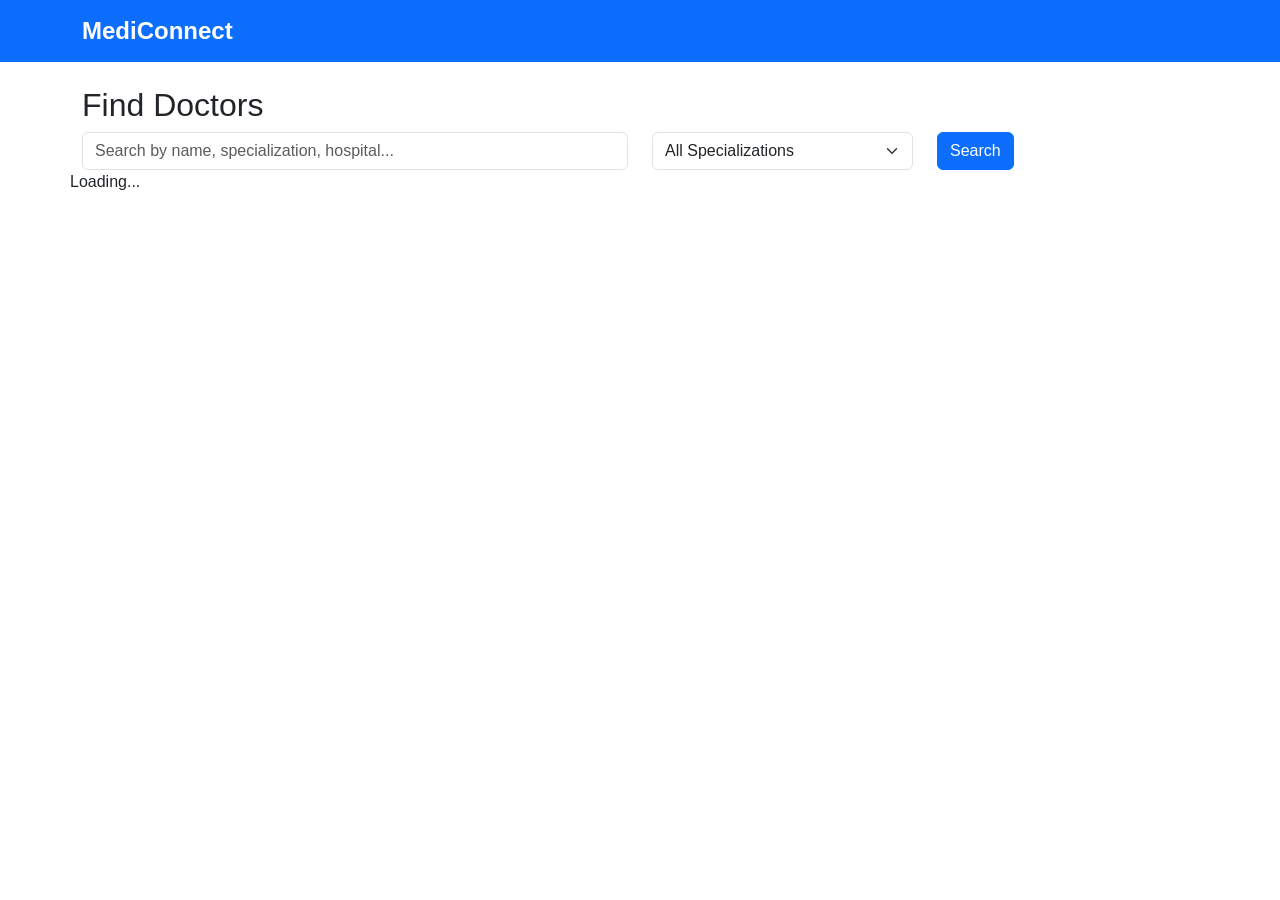
<file: src/main/resources/static/frontend/html/book-appointment.html>
<!DOCTYPE html>
<html lang="en">
<head>
    <meta charset="UTF-8">
    <meta name="viewport" content="width=device-width, initial-scale=1.0">
    <title>Book Appointment - MediConnect</title>
    <link href="https://cdn.jsdelivr.net/npm/bootstrap@5.3.2/dist/css/bootstrap.min.css" rel="stylesheet">
    <link rel="stylesheet" href="../css/style.css">
</head>
<body>
    <nav class="navbar navbar-dark bg-primary">
        <div class="container"><a class="navbar-brand" href="index.html">MediConnect</a></div>
    </nav>

    <div class="container py-4">
        <div class="row justify-content-center">
            <div class="col-md-6">
                <div class="card shadow">
                    <div class="card-body p-4">
                        <h3 class="text-center mb-4">Book Appointment</h3>
                        <div id="alertBox" class="alert d-none"></div>
                        <form id="bookForm">
                            <div class="mb-3">
                                <label class="form-label">Doctor</label>
                                <input type="text" class="form-control" id="doctorName" readonly>
                                <input type="hidden" id="doctorId">
                            </div>
                            <div class="mb-3">
                                <label class="form-label">Date *</label>
                                <input type="date" class="form-control" id="appDate" required>
                            </div>
                            <div class="mb-3">
                                <label class="form-label">Time *</label>
                                <input type="time" class="form-control" id="appTime" required>
                            </div>
                            <div class="mb-3">
                                <label class="form-label">Type *</label>
                                <select class="form-select" id="appType" required>
                                    <option value="IN_PERSON">In Person</option>
                                    <option value="ONLINE">Online</option>
                                </select>
                            </div>
                            <div class="mb-3">
                                <label class="form-label">Reason</label>
                                <textarea class="form-control" id="reason" rows="3"></textarea>
                            </div>
                            <button type="submit" class="btn btn-primary w-100" id="submitBtn">Book Appointment</button>
                        </form>
                    </div>
                </div>
            </div>
        </div>
    </div>

    <script src="../js/api.js"></script>
    <script>
        const params = new URLSearchParams(window.location.search);
        const doctorId = params.get('doctorId');
        if (!doctorId) window.location.href = 'find-doctors.html';

        (async () => {
            try {
                const doc = await api.getDoctor(doctorId);
                document.getElementById('doctorName').value = `Dr. ${doc.firstName} ${doc.lastName} (${doc.specialization})`;
                document.getElementById('doctorId').value = doctorId;
            } catch (e) { console.error(e); }
        })();

        document.getElementById('bookForm').addEventListener('submit', async (e) => {
            e.preventDefault();
            const btn = document.getElementById('submitBtn');
            btn.disabled = true;
            try {
                const patientProfile = await api.getPatientByUserId(sessionStorage.getItem('user_id'));
                await api.bookAppointment({
                    patientId: patientProfile.id,
                    doctorId: parseInt(doctorId),
                    appointmentDate: document.getElementById('appDate').value,
                    appointmentTime: document.getElementById('appTime').value + ':00',
                    appointmentType: document.getElementById('appType').value,
                    reason: document.getElementById('reason').value
                });
                document.getElementById('alertBox').className = 'alert alert-success';
                document.getElementById('alertBox').textContent = 'Appointment booked successfully!';
                document.getElementById('alertBox').classList.remove('d-none');
                setTimeout(() => window.location.href = 'my-appointments.html', 1500);
            } catch (err) {
                document.getElementById('alertBox').className = 'alert alert-danger';
                document.getElementById('alertBox').textContent = err.data?.message || 'Booking failed';
                document.getElementById('alertBox').classList.remove('d-none');
                btn.disabled = false;
            }
        });
    </script>
</body>
</html>
</file>
<file: frontend/css/style.css>
/* MediConnect Custom Styles */
:root {
    --primary: #0d6efd;
    --primary-dark: #0a58ca;
    --secondary: #6c757d;
    --success: #198754;
    --danger: #dc3545;
    --light: #f8f9fa;
    --dark: #212529;
}

body {
    font-family: 'Segoe UI', Tahoma, Geneva, Verdana, sans-serif;
}

.navbar-brand {
    font-weight: 700;
    font-size: 1.5rem;
}

.hero-section {
    background: linear-gradient(135deg, var(--primary) 0%, #00c6ff 100%);
    color: white;
    padding: 100px 0;
}

.hero-section h1 {
    font-size: 3rem;
    font-weight: 700;
}

.card-hover:hover {
    transform: translateY(-5px);
    box-shadow: 0 10px 30px rgba(0,0,0,0.15);
    transition: all 0.3s ease;
}

.card-hover {
    transition: all 0.3s ease;
}

.stat-card {
    border-left: 4px solid var(--primary);
    padding: 20px;
    background: white;
    border-radius: 8px;
    box-shadow: 0 2px 10px rgba(0,0,0,0.08);
}

.stat-card h3 {
    font-size: 2rem;
    font-weight: 700;
    color: var(--primary);
}

.table-responsive {
    border-radius: 8px;
    overflow: hidden;
    box-shadow: 0 2px 10px rgba(0,0,0,0.08);
}

.btn-primary {
    background: var(--primary);
    border-color: var(--primary);
}

.btn-primary:hover {
    background: var(--primary-dark);
    border-color: var(--primary-dark);
}

.sidebar {
    min-height: calc(100vh - 56px);
    background: #f4f6f9;
}

.notification-unread {
    border-left: 3px solid var(--primary);
    background: #f0f7ff;
}

.notification-read {
    opacity: 0.7;
}

.footer {
    background: var(--dark);
    color: white;
    padding: 40px 0;
}

.loader {
    display: none;
    position: fixed;
    top: 0;
    left: 0;
    width: 100%;
    height: 100%;
    background: rgba(255,255,255,0.8);
    z-index: 9999;
    justify-content: center;
    align-items: center;
}

.loader.active {
    display: flex;
}

.badge-notification {
    position: absolute;
    top: -5px;
    right: -5px;
    font-size: 0.7rem;
}
</file>
<file: src/main/resources/static/frontend/css/style.css>
/* MediConnect Custom Styles */
:root {
    --primary: #0d6efd;
    --primary-dark: #0a58ca;
    --secondary: #6c757d;
    --success: #198754;
    --danger: #dc3545;
    --light: #f8f9fa;
    --dark: #212529;
}

body {
    font-family: 'Segoe UI', Tahoma, Geneva, Verdana, sans-serif;
}

.navbar-brand {
    font-weight: 700;
    font-size: 1.5rem;
}

.hero-section {
    background: linear-gradient(135deg, var(--primary) 0%, #00c6ff 100%);
    color: white;
    padding: 100px 0;
}

.hero-section h1 {
    font-size: 3rem;
    font-weight: 700;
}

.card-hover:hover {
    transform: translateY(-5px);
    box-shadow: 0 10px 30px rgba(0,0,0,0.15);
    transition: all 0.3s ease;
}

.card-hover {
    transition: all 0.3s ease;
}

.stat-card {
    border-left: 4px solid var(--primary);
    padding: 20px;
    background: white;
    border-radius: 8px;
    box-shadow: 0 2px 10px rgba(0,0,0,0.08);
}

.stat-card h3 {
    font-size: 2rem;
    font-weight: 700;
    color: var(--primary);
}

.table-responsive {
    border-radius: 8px;
    overflow: hidden;
    box-shadow: 0 2px 10px rgba(0,0,0,0.08);
}

.btn-primary {
    background: var(--primary);
    border-color: var(--primary);
}

.btn-primary:hover {
    background: var(--primary-dark);
    border-color: var(--primary-dark);
}

.sidebar {
    min-height: calc(100vh - 56px);
    background: #f4f6f9;
}

.notification-unread {
    border-left: 3px solid var(--primary);
    background: #f0f7ff;
}

.notification-read {
    opacity: 0.7;
}

.footer {
    background: var(--dark);
    color: white;
    padding: 40px 0;
}

.loader {
    display: none;
    position: fixed;
    top: 0;
    left: 0;
    width: 100%;
    height: 100%;
    background: rgba(255,255,255,0.8);
    z-index: 9999;
    justify-content: center;
    align-items: center;
}

.loader.active {
    display: flex;
}

.badge-notification {
    position: absolute;
    top: -5px;
    right: -5px;
    font-size: 0.7rem;
}
</file>
